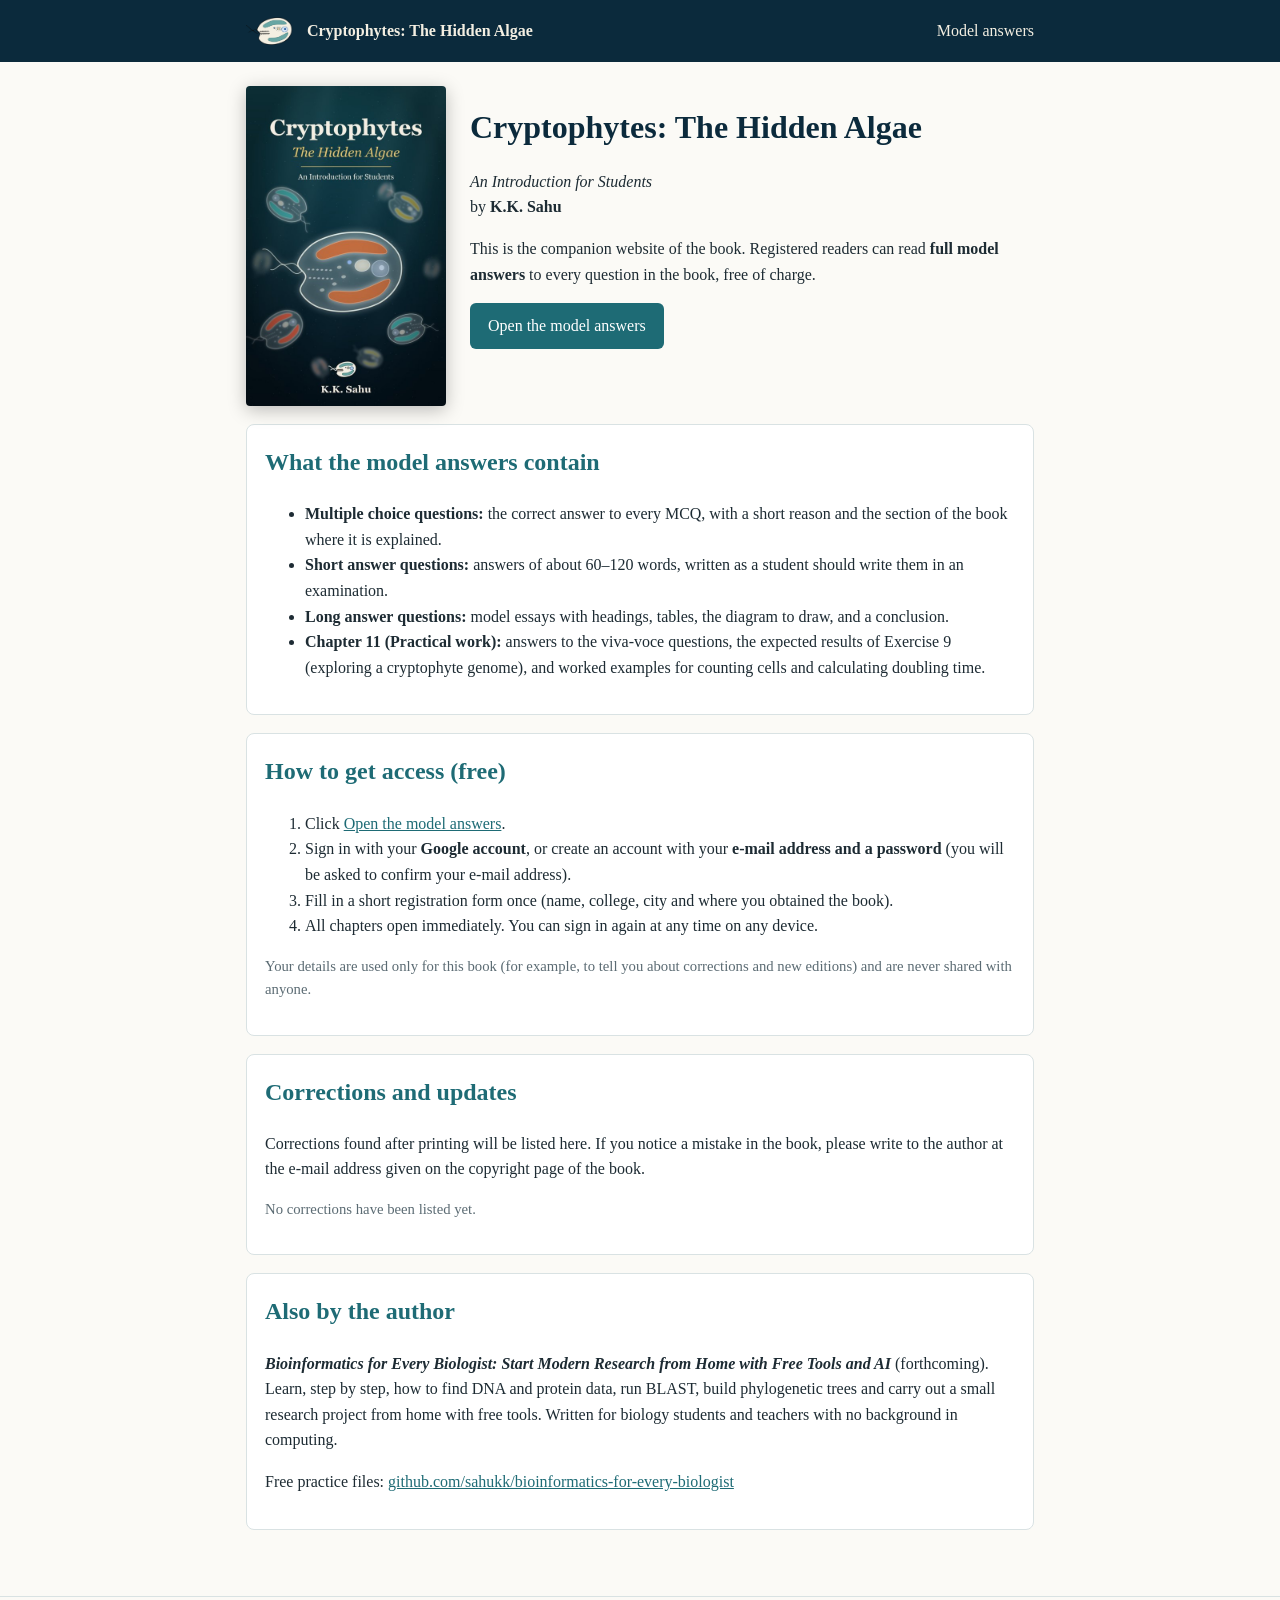
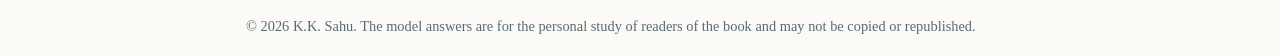
<file: index.html>
<!doctype html>
<html lang="en">
<head>
<meta charset="utf-8">
<meta name="viewport" content="width=device-width, initial-scale=1">
<title>Cryptophytes: The Hidden Algae: Companion Website</title>
<meta name="description" content="Companion website of the textbook Cryptophytes: The Hidden Algae by K.K. Sahu: free model answers for registered readers, corrections and updates.">
<link rel="icon" href="images/icon.png">
<link rel="stylesheet" href="style.css">
</head>
<body>
<header class="top"><div class="wrap">
  <a class="brand" href="index.html"><img src="images/icon.png" alt=""> Cryptophytes: The Hidden Algae</a>
  <a href="answers.html">Model answers</a>
</div></header>
<main><div class="wrap">
  <div class="hero">
    <img src="images/cover.jpg" alt="Cover of the book Cryptophytes: The Hidden Algae">
    <div class="txt">
      <h1>Cryptophytes: The Hidden Algae</h1>
      <p><em>An Introduction for Students</em><br>by <strong>K.K. Sahu</strong></p>
      <p>This is the companion website of the book. Registered readers can read <strong>full model answers</strong> to every question in the book, free of charge.</p>
      <p><a class="btn" href="answers.html">Open the model answers</a></p>
    </div>
  </div>

  <div class="card">
    <h2 style="margin-top:0">What the model answers contain</h2>
    <ul>
      <li><strong>Multiple choice questions:</strong> the correct answer to every MCQ, with a short reason and the section of the book where it is explained.</li>
      <li><strong>Short answer questions:</strong> answers of about 60–120 words, written as a student should write them in an examination.</li>
      <li><strong>Long answer questions:</strong> model essays with headings, tables, the diagram to draw, and a conclusion.</li>
      <li><strong>Chapter 11 (Practical work):</strong> answers to the viva-voce questions, the expected results of Exercise 9 (exploring a cryptophyte genome), and worked examples for counting cells and calculating doubling time.</li>
    </ul>
  </div>

  <div class="card">
    <h2 style="margin-top:0">How to get access (free)</h2>
    <ol>
      <li>Click <a href="answers.html">Open the model answers</a>.</li>
      <li>Sign in with your <strong>Google account</strong>, or create an account with your <strong>e-mail address and a password</strong> (you will be asked to confirm your e-mail address).</li>
      <li>Fill in a short registration form once (name, college, city and where you obtained the book).</li>
      <li>All chapters open immediately. You can sign in again at any time on any device.</li>
    </ol>
    <p class="muted">Your details are used only for this book (for example, to tell you about corrections and new editions) and are never shared with anyone.</p>
  </div>

  <div class="card">
    <h2 style="margin-top:0">Corrections and updates</h2>
    <p>Corrections found after printing will be listed here. If you notice a mistake in the book, please write to the author at the e-mail address given on the copyright page of the book.</p>
    <p class="muted">No corrections have been listed yet.</p>
  </div>

  <div class="card">
    <h2 style="margin-top:0">Also by the author</h2>
    <p><strong><em>Bioinformatics for Every Biologist: Start Modern Research from Home with Free Tools and AI</em></strong> (forthcoming). Learn, step by step, how to find DNA and protein data, run BLAST, build phylogenetic trees and carry out a small research project from home with free tools. Written for biology students and teachers with no background in computing.</p>
    <p>Free practice files: <a href="https://github.com/sahukk/bioinformatics-for-every-biologist">github.com/sahukk/bioinformatics-for-every-biologist</a></p>
  </div>
</div></main>
<footer><div class="wrap">© 2026 K.K. Sahu. The model answers are for the personal study of readers of the book and may not be copied or republished.</div></footer>
</body>
</html>
</file>
<file: style.css>
:root{--ink:#1d2b33;--muted:#5b6b73;--bg:#fbfaf6;--card:#ffffff;--deep:#0b2a3c;--teal:#1e6b75;--gold:#c9a227;--line:#d9e2e3;--soft:#eef5f5}
*{box-sizing:border-box}
body{margin:0;font-family:Georgia,"Times New Roman",serif;color:var(--ink);background:var(--bg);line-height:1.6}
a{color:var(--teal)}
header.top{background:var(--deep);color:#f4efe2;padding:14px 16px}
header.top .wrap{display:flex;align-items:center;gap:12px;justify-content:space-between;flex-wrap:wrap}
header.top a{color:#f4efe2;text-decoration:none}
header.top .brand{display:flex;align-items:center;gap:10px;font-weight:bold}
header.top img{height:34px}
.wrap{max-width:820px;margin:0 auto;padding:0 16px}
main{padding:24px 0 48px}
h1{color:var(--deep);line-height:1.25}
h2{color:var(--teal);margin-top:1.8em}
h3{color:var(--deep);background:var(--soft);padding:.35em .6em;border-left:4px solid var(--teal)}
.hero{display:flex;gap:24px;align-items:flex-start;flex-wrap:wrap}
.hero img{width:200px;max-width:45%;border-radius:4px;box-shadow:0 4px 18px rgba(0,0,0,.25)}
.hero .txt{flex:1;min-width:240px}
.card{background:var(--card);border:1px solid var(--line);border-radius:8px;padding:18px;margin:18px 0}
.btn{display:inline-block;background:var(--teal);color:#fff;border:0;border-radius:6px;padding:10px 18px;font:inherit;cursor:pointer;text-decoration:none}
.btn.secondary{background:#fff;color:var(--teal);border:1px solid var(--teal)}
.btn:disabled{opacity:.5;cursor:default}
input,select{font:inherit;padding:8px;border:1px solid #b9c7c9;border-radius:5px;width:100%;max-width:420px}
label{display:block;margin:12px 0 4px;font-weight:bold}
label.inline{font-weight:normal;display:flex;gap:8px;align-items:flex-start}
label.inline input{width:auto;margin-top:5px}
.muted{color:var(--muted);font-size:.92em}
.msg{background:#fff8e1;border-left:4px solid var(--gold);padding:10px 12px;margin:12px 0}
.err{background:#fdecea;border-left:4px solid #c0392b;padding:10px 12px;margin:12px 0}
.chlist{list-style:none;padding:0}
.chlist li{margin:6px 0}
.chlist a{display:block;padding:10px 12px;background:#fff;border:1px solid var(--line);border-radius:6px;text-decoration:none}
.answer table{border-collapse:collapse;width:100%;font-size:.92em;display:block;overflow-x:auto}
.answer td,.answer th{border:1px solid #c8d6d8;padding:.35em .5em;vertical-align:top}
.answer th{background:var(--teal);color:#fff}
.answer pre{background:var(--soft);padding:.8em;overflow-x:auto;font-size:.85em}
.navrow{display:flex;justify-content:space-between;gap:8px;flex-wrap:wrap;margin:24px 0}
footer{border-top:1px solid var(--line);padding:18px 0;color:var(--muted);font-size:.9em}
.or{margin:16px 0;color:var(--muted)}
.admin td,.admin th{border:1px solid var(--line);padding:4px 6px;font-size:.85em}
.admin table{border-collapse:collapse;display:block;overflow-x:auto}
@media print{header.top,.navrow,footer,.noprint{display:none}}
</file>
